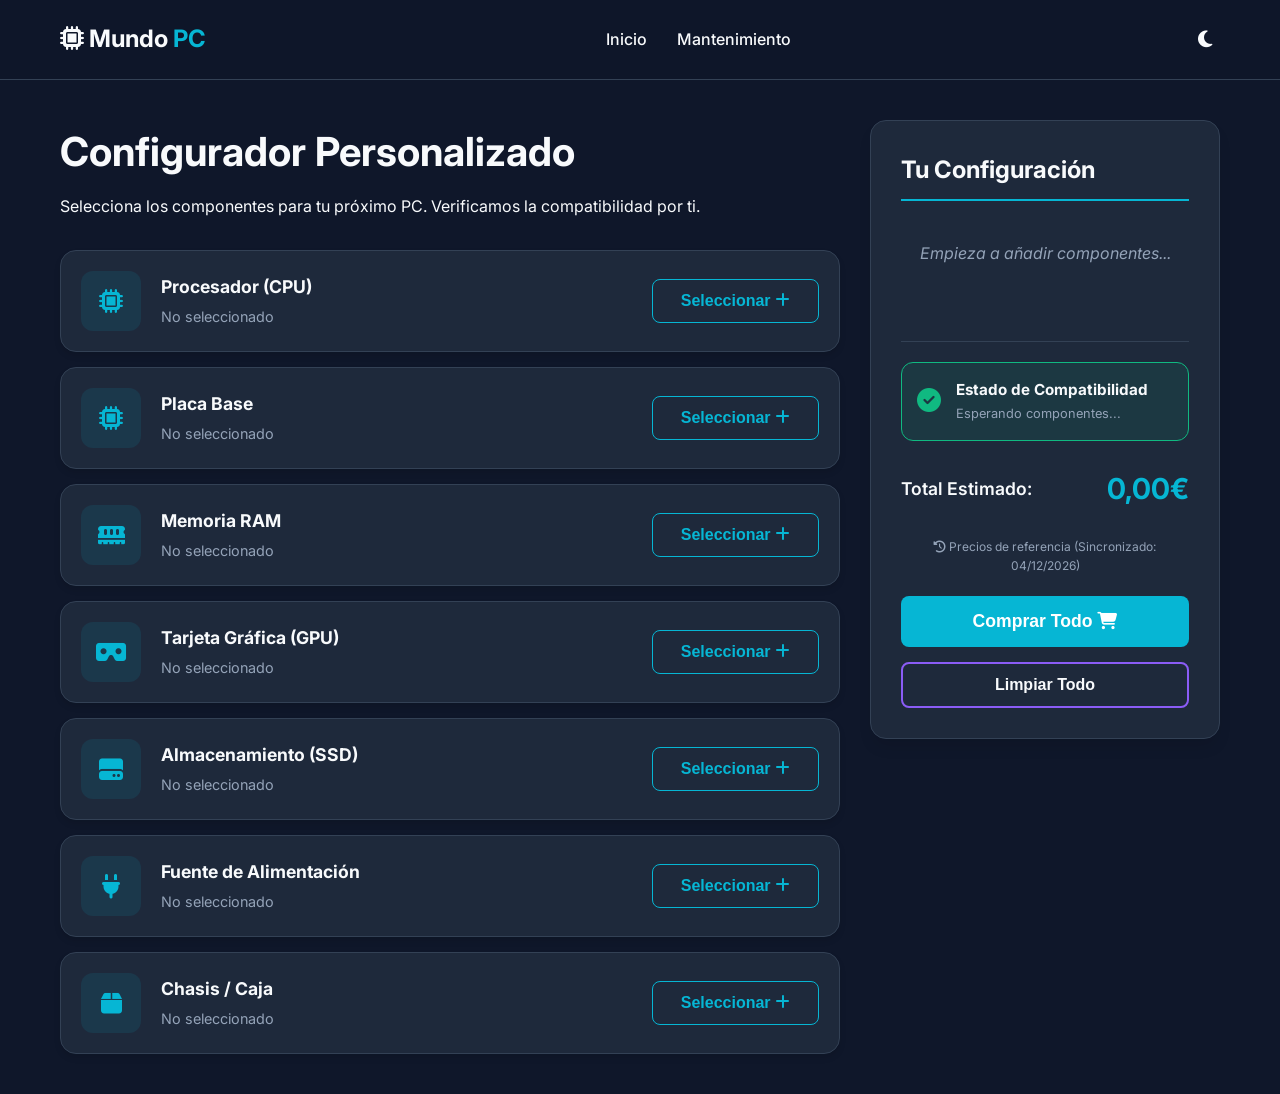
<file: configurador/builder.html>
<!DOCTYPE html>
<html lang="es">
<head>
    <meta charset="UTF-8">
    <meta name="viewport" content="width=device-width, initial-scale=1.0">
    <title>Configurador Interactivo | Mundo PC</title>
    <link rel="stylesheet" href="style.css">
    <link rel="preconnect" href="https://fonts.googleapis.com">
    <link rel="preconnect" href="https://fonts.gstatic.com" crossorigin>
    <link href="https://fonts.googleapis.com/css2?family=Inter:wght@300;400;600;700&display=swap" rel="stylesheet">
    <link rel="stylesheet" href="https://cdnjs.cloudflare.com/ajax/libs/font-awesome/6.4.0/css/all.min.css">
</head>
<body class="builder-page">
    <header>
        <nav class="container">
            <div class="logo">
                <a href="index.html" style="color: inherit; text-decoration: none;">
                    <i class="fa-solid fa-microchip"></i> Mundo <span class="highlight">PC</span>
                </a>
            </div>
            <ul class="nav-links">
                <li><a href="index.html">Inicio</a></li>
                <li><a href="../mantenimiento/index.html">Mantenimiento</a></li>
            </ul>
            <div class="theme-toggle">
                <i class="fa-solid fa-moon" id="theme-icon"></i>
            </div>
        </nav>
    </header>

    <main class="builder-main">
        <div class="container builder-grid">
            <!-- Left Column: Component Slots -->
            <section class="components-column">
                <div class="builder-header">
                    <h1>Configurador Personalizado</h1>
                    <p>Selecciona los componentes para tu próximo PC. Verificamos la compatibilidad por ti.</p>
                </div>

                <div class="slots-container">
                    <!-- CPU Slot -->
                    <div class="slot-card" data-category="cpu" id="slot-cpu">
                        <div class="slot-icon"><i class="fa-solid fa-microchip"></i></div>
                        <div class="slot-info">
                            <h3>Procesador (CPU)</h3>
                            <p class="selected-name">No seleccionado</p>
                        </div>
                        <button class="btn btn-outline select-btn">Seleccionar <i class="fa-solid fa-plus"></i></button>
                    </div>

                    <!-- Motherboard Slot -->
                    <div class="slot-card" data-category="motherboard" id="slot-motherboard">
                        <div class="slot-icon slot-img-box" id="img-motherboard">
                            <!-- Image or Icon will go here -->
                            <i class="fa-solid fa-microchip"></i>
                        </div>
                        <div class="slot-info">
                            <h3>Placa Base</h3>
                            <p class="selected-name">No seleccionado</p>
                        </div>
                        <button class="btn btn-outline select-btn">Seleccionar <i class="fa-solid fa-plus"></i></button>
                    </div>

                    <!-- RAM Slot -->
                    <div class="slot-card" data-category="ram" id="slot-ram">
                        <div class="slot-icon"><i class="fa-solid fa-memory"></i></div>
                        <div class="slot-info">
                            <h3>Memoria RAM</h3>
                            <p class="selected-name">No seleccionado</p>
                        </div>
                        <button class="btn btn-outline select-btn">Seleccionar <i class="fa-solid fa-plus"></i></button>
                    </div>

                    <!-- GPU Slot -->
                    <div class="slot-card" data-category="gpu" id="slot-gpu">
                        <div class="slot-icon"><i class="fa-solid fa-vr-cardboard"></i></div>
                        <div class="slot-info">
                            <h3>Tarjeta Gráfica (GPU)</h3>
                            <p class="selected-name">No seleccionado</p>
                        </div>
                        <button class="btn btn-outline select-btn">Seleccionar <i class="fa-solid fa-plus"></i></button>
                    </div>

                    <!-- Storage Slot -->
                    <div class="slot-card" data-category="storage" id="slot-storage">
                        <div class="slot-icon"><i class="fa-solid fa-hard-drive"></i></div>
                        <div class="slot-info">
                            <h3>Almacenamiento (SSD)</h3>
                            <p class="selected-name">No seleccionado</p>
                        </div>
                        <button class="btn btn-outline select-btn">Seleccionar <i class="fa-solid fa-plus"></i></button>
                    </div>

                    <!-- PSU Slot -->
                    <div class="slot-card" data-category="psu" id="slot-psu">
                        <div class="slot-icon"><i class="fa-solid fa-plug"></i></div>
                        <div class="slot-info">
                            <h3>Fuente de Alimentación</h3>
                            <p class="selected-name">No seleccionado</p>
                        </div>
                        <button class="btn btn-outline select-btn">Seleccionar <i class="fa-solid fa-plus"></i></button>
                    </div>

                    <!-- Case Slot -->
                    <div class="slot-card" data-category="case" id="slot-case">
                        <div class="slot-icon"><i class="fa-solid fa-box"></i></div>
                        <div class="slot-info">
                            <h3>Chasis / Caja</h3>
                            <p class="selected-name">No seleccionado</p>
                        </div>
                        <button class="btn btn-outline select-btn">Seleccionar <i class="fa-solid fa-plus"></i></button>
                    </div>
                </div>
            </section>

            <!-- Right Column: Summary -->
            <aside class="summary-column">
                <div class="summary-card">
                    <h2>Tu Configuración</h2>
                    <div class="summary-items" id="summary-items">
                        <p class="empty-msg">Empieza a añadir componentes...</p>
                    </div>
                    <div class="summary-divider"></div>
                    
                    <!-- Compatibility Section -->
                    <div class="compatibility-card" id="compatibility-status">
                        <div class="comp-icon"><i class="fa-solid fa-check-circle"></i></div>
                        <div class="comp-text">
                            <h4>Estado de Compatibilidad</h4>
                            <p>Esperando componentes...</p>
                        </div>
                    </div>

                    <div class="total-section">
                        <span>Total Estimado:</span>
                        <span class="total-price" id="total-price">0,00€</span>
                    </div>
                    <div class="sync-info" id="sync-info" style="font-size: 0.75rem; color: var(--text-muted); margin-bottom: 20px; text-align: center;">
                        <i class="fa-solid fa-clock-rotate-left"></i> Precios de referencia (Sincronizado: --/--/--)
                    </div>
                    <button class="btn btn-primary buy-all-btn" id="buy-all-btn" disabled>Comprar Todo <i class="fa-solid fa-cart-shopping"></i></button>
                    <button class="btn btn-secondary restart-btn" id="clear-btn">Limpiar Todo</button>
                </div>
            </aside>
        </div>
    </main>

    <!-- Selection Modal -->
    <div class="modal" id="selection-modal">
        <div class="modal-content">
            <div class="modal-header">
                <h2 id="modal-title">Seleccionar Componente</h2>
                <button class="close-modal"><i class="fa-solid fa-xmark"></i></button>
            </div>
            <div class="modal-body">
                <div class="search-bar">
                    <i class="fa-solid fa-magnifying-glass"></i>
                    <input type="text" id="part-search" placeholder="Buscar componente...">
                </div>
                <div class="parts-list" id="parts-list">
                    <!-- JS will populate this -->
                </div>
            </div>
        </div>
    </div>

    <script src="builder.js"></script>
</body>
</html>
</file>
<file: configurador/style.css>
:root {
    --bg-color: #0f172a;
    --bg-card: #1e293b;
    --text-color: #f8fafc;
    --text-muted: #94a3b8;
    --primary-color: #06b6d4;
    --primary-hover: #0891b2;
    --secondary-color: #8b5cf6;
    --secondary-hover: #7c3aed;
    --accent-color: #22d3ee;
    --border-color: #334155;
    --container-width: 1200px;
    --header-height: 80px;
}

[data-theme="light"] {
    --bg-color: #f8fafc;
    --bg-card: #ffffff;
    --text-color: #0f172a;
    --text-muted: #64748b;
    --border-color: #e2e8f0;
}

* {
    margin: 0;
    padding: 0;
    box-sizing: border-box;
}

html {
    scroll-behavior: smooth;
}

body {
    font-family: 'Inter', sans-serif;
    background-color: var(--bg-color);
    color: var(--text-color);
    line-height: 1.6;
    transition: background-color 0.3s ease, color 0.3s ease;
}

/* Utilities */
.container {
    max-width: var(--container-width);
    margin: 0 auto;
    padding: 0 20px;
}

.highlight {
    color: var(--primary-color);
}

.btn {
    display: inline-block;
    padding: 12px 28px;
    border-radius: 8px;
    text-decoration: none;
    font-weight: 600;
    transition: all 0.3s ease;
    cursor: pointer;
    border: none;
    font-size: 1rem;
}

.btn-primary {
    background-color: var(--primary-color);
    color: #fff;
}

.btn-primary:hover {
    background-color: var(--primary-hover);
    transform: translateY(-2px);
    box-shadow: 0 4px 12px rgba(6, 182, 212, 0.3);
}

.btn-secondary {
    background-color: transparent;
    border: 2px solid var(--secondary-color);
    color: var(--text-color);
}

.btn-secondary:hover {
    background-color: var(--secondary-color);
    color: #fff;
}

/* Header */
header {
    height: var(--header-height);
    display: flex;
    align-items: center;
    position: sticky;
    top: 0;
    background-color: rgba(15, 23, 42, 0.9);
    backdrop-filter: blur(10px);
    z-index: 1000;
    border-bottom: 1px solid var(--border-color);
}

[data-theme="light"] header {
    background-color: rgba(248, 250, 252, 0.9);
}

header nav {
    display: flex;
    justify-content: space-between;
    align-items: center;
    width: 100%;
}

.logo {
    font-size: 1.5rem;
    font-weight: 700;
    color: var(--text-color);
}

.nav-links {
    display: flex;
    list-style: none;
    gap: 30px;
}

.nav-links a {
    color: var(--text-color);
    text-decoration: none;
    font-weight: 500;
    transition: color 0.3s;
}

.nav-links a:hover {
    color: var(--primary-color);
}

.theme-toggle {
    cursor: pointer;
    font-size: 1.2rem;
    padding: 8px;
    border-radius: 50%;
    transition: background-color 0.3s;
}

.theme-toggle:hover {
    background-color: var(--bg-card);
}

.hamburger {
    display: none;
    font-size: 1.5rem;
    cursor: pointer;
}

/* Hero Section */
.hero {
    height: calc(100vh - var(--header-height));
    min-height: 600px;
    display: flex;
    align-items: center;
    position: relative;
    overflow: hidden;
}

.hero-content {
    position: relative;
    z-index: 2;
    max-width: 600px;
}

.hero h1 {
    font-size: 3.5rem;
    line-height: 1.2;
    margin-bottom: 20px;
}

.hero p {
    font-size: 1.2rem;
    color: var(--text-muted);
    margin-bottom: 30px;
}

.cta-buttons {
    display: flex;
    gap: 20px;
}

/* Background Effect */
.hero-bg-overlay {
    position: absolute;
    top: 0;
    right: 0;
    width: 50%;
    height: 100%;
    background: radial-gradient(circle at center, rgba(6, 182, 212, 0.1) 0%, transparent 70%);
    z-index: 1;
}

/* Sections General */
.section {
    padding: 80px 0;
}

.section-title {
    text-align: center;
    font-size: 2.5rem;
    margin-bottom: 50px;
}

.bg-alt {
    background-color: var(--bg-card);
}

/* Configurator */
.configurator-container {
    max-width: 800px;
    margin: 0 auto;
    background-color: var(--bg-card);
    padding: 40px;
    border-radius: 16px;
    border: 1px solid var(--border-color);
    box-shadow: 0 4px 6px -1px rgba(0, 0, 0, 0.1);
}

.step {
    display: none;
    text-align: center;
    animation: fadeIn 0.5s ease;
}

.step.active {
    display: block;
}

@keyframes fadeIn {
    from {
        opacity: 0;
        transform: translateY(10px);
    }

    to {
        opacity: 1;
        transform: translateY(0);
    }
}

.options-grid {
    display: grid;
    grid-template-columns: repeat(2, 1fr);
    gap: 20px;
    margin: 30px 0;
}

.option-card {
    background-color: var(--bg-color);
    border: 2px solid var(--border-color);
    border-radius: 12px;
    padding: 20px;
    cursor: pointer;
    transition: all 0.3s ease;
    text-align: left;
}

.option-card:hover {
    border-color: var(--primary-color);
    transform: translateY(-5px);
}

.option-card.selected {
    border-color: var(--primary-color);
    background-color: rgba(6, 182, 212, 0.1);
}

.option-card i {
    font-size: 2rem;
    color: var(--primary-color);
    margin-bottom: 15px;
}

.option-card h4 {
    font-size: 1.2rem;
    margin-bottom: 5px;
}

.option-card p {
    color: var(--text-muted);
    font-size: 0.9rem;
}

/* Recommendation Box */
.recommendation-box {
    text-align: left;
    background-color: var(--bg-color);
    padding: 30px;
    border-radius: 12px;
    border: 1px solid var(--primary-color);
    margin-bottom: 30px;
}

.spec-item {
    display: flex;
    flex-direction: column;
    gap: 12px;
    padding: 15px 0;
    border-bottom: 1px solid var(--border-color);
}

.spec-item:last-child {
    border-bottom: none;
}

.spec-info {
    display: flex;
    justify-content: space-between;
    align-items: center;
}

.spec-label {
    font-weight: 600;
    color: var(--text-muted);
}

.spec-label i {
    margin-right: 8px;
}

.spec-value {
    font-weight: 700;
    color: var(--text-color);
}

/* Buy Links */
.buy-links {
    display: flex;
    gap: 10px;
    margin-top: 5px;
}

.buy-btn {
    display: inline-flex;
    align-items: center;
    gap: 6px;
    padding: 8px 16px;
    border-radius: 6px;
    text-decoration: none;
    font-size: 0.85rem;
    font-weight: 600;
    transition: all 0.3s ease;
    cursor: pointer;
}

.buy-btn i {
    font-size: 1rem;
}

.amazon-btn {
    background-color: #FF9900;
    color: #000;
    border: 2px solid #FF9900;
}

.amazon-btn:hover {
    background-color: #FFA724;
    transform: translateY(-2px);
    box-shadow: 0 4px 12px rgba(255, 153, 0, 0.4);
}

.pccomp-btn {
    background-color: #00A651;
    color: #fff;
    border: 2px solid #00A651;
}

.pccomp-btn:hover {
    background-color: #00B85A;
    transform: translateY(-2px);
    box-shadow: 0 4px 12px rgba(0, 166, 81, 0.4);
}

/* Maintenance Cards */
.cards-grid {
    display: grid;
    grid-template-columns: repeat(3, 1fr);
    gap: 30px;
}

.info-card {
    background-color: var(--bg-card);
    padding: 30px;
    border-radius: 16px;
    border: 1px solid var(--border-color);
    transition: transform 0.3s ease;
    position: relative;
    overflow: hidden;
}

[data-theme="light"] .info-card {
    background-color: var(--bg-color);
    border: 1px solid var(--border-color);
}

.info-card:hover {
    transform: translateY(-10px);
}

.icon-box {
    width: 60px;
    height: 60px;
    background-color: rgba(139, 92, 246, 0.1);
    border-radius: 12px;
    display: flex;
    align-items: center;
    justify-content: center;
    margin-bottom: 20px;
}

.icon-box i {
    font-size: 1.5rem;
    color: var(--secondary-color);
}

.info-card h3 {
    margin-bottom: 15px;
    font-size: 1.4rem;
}

.info-card p {
    color: var(--text-muted);
    margin-bottom: 20px;
}

.link-more {
    color: var(--primary-color);
    text-decoration: none;
    font-weight: 600;
    display: inline-flex;
    align-items: center;
    gap: 8px;
    transition: gap 0.3s;
}

.link-more:hover {
    gap: 12px;
}

/* Footer */
footer {
    background-color: #020617;
    padding: 60px 0 20px;
    border-top: 1px solid var(--border-color);
}

[data-theme="light"] footer {
    background-color: #f1f5f9;
}

.footer-content {
    display: flex;
    justify-content: space-between;
    align-items: center;
    margin-bottom: 40px;
}

.footer-brand p {
    color: var(--text-muted);
    margin-top: 10px;
}

.footer-links ul {
    display: flex;
    list-style: none;
    gap: 30px;
}

.footer-links a {
    color: var(--text-muted);
    text-decoration: none;
    transition: color 0.3s;
}

.footer-links a:hover {
    color: var(--text-color);
}

.social-links {
    display: flex;
    gap: 20px;
}

.social-links a {
    color: var(--text-color);
    font-size: 1.2rem;
    transition: color 0.3s;
}

.social-links a:hover {
    color: var(--primary-color);
}

.footer-bottom {
    text-align: center;
    color: var(--text-muted);
    font-size: 0.9rem;
    padding-top: 20px;
    border-top: 1px solid var(--border-color);
}

/* Responsive */
@media (max-width: 768px) {
    .nav-links {
        display: none;
    }

    .hamburger {
        display: block;
    }

    .hero h1 {
        font-size: 2.5rem;
    }

    .options-grid {
        grid-template-columns: 1fr;
    }

    .cards-grid {
        grid-template-columns: 1fr;
    }

    .footer-content {
        flex-direction: column;
        gap: 30px;
        text-align: center;
    }

    .footer-links ul {
        flex-direction: column;
        gap: 15px;
    }
}

/* --- Builder Page Styles --- */
.builder-page {
    background-color: var(--bg-color);
}

.builder-main {
    padding: 40px 0;
}

.builder-grid {
    display: grid;
    grid-template-columns: 1fr 350px;
    gap: 30px;
    align-items: start;
}

@media (max-width: 992px) {
    .builder-grid {
        grid-template-columns: 1fr;
    }
    
    .summary-column {
        position: sticky;
        bottom: 20px;
        z-index: 100;
    }
}

.builder-header {
    margin-bottom: 30px;
}

.builder-header h1 {
    font-size: 2.5rem;
    margin-bottom: 10px;
}

/* Slots */
.slots-container {
    display: flex;
    flex-direction: column;
    gap: 15px;
}

.slot-card {
    display: flex;
    align-items: center;
    background: var(--bg-card);
    padding: 20px;
    border-radius: 16px;
    border: 1px solid var(--border-color);
    transition: all 0.3s ease;
    box-shadow: 0 4px 6px rgba(0,0,0,0.1);
}

.slot-card:hover {
    border-color: var(--primary-color);
    transform: translateX(5px);
}

.slot-card.completed {
    border-left: 5px solid #10b981;
}

.slot-icon {
    width: 60px;
    height: 60px;
    background: rgba(6, 182, 212, 0.1);
    color: var(--primary-color);
    border-radius: 12px;
    display: flex;
    align-items: center;
    justify-content: center;
    font-size: 1.5rem;
    margin-right: 20px;
}

.slot-info {
    flex-grow: 1;
}

.slot-info h3 {
    font-size: 1.1rem;
    margin-bottom: 4px;
}

.selected-name {
    color: var(--text-muted);
    font-size: 0.9rem;
}

.slot-card.completed .selected-name {
    color: var(--primary-color);
    font-weight: 600;
}

.btn-outline {
    background: transparent;
    border: 1px solid var(--primary-color);
    color: var(--primary-color);
}

.btn-outline:hover {
    background: var(--primary-color);
    color: white;
}

/* Summary Card */
.summary-card {
    background: var(--bg-card);
    padding: 30px;
    border-radius: 16px;
    border: 1px solid var(--border-color);
    box-shadow: 0 10px 15px -3px rgba(0, 0, 0, 0.1);
    position: sticky;
    top: 100px;
}

.summary-card h2 {
    font-size: 1.5rem;
    margin-bottom: 20px;
    padding-bottom: 10px;
    border-bottom: 2px solid var(--primary-color);
}

.summary-items {
    min-height: 100px;
}

.summary-item {
    display: flex;
    justify-content: space-between;
    margin-bottom: 12px;
    font-size: 0.9rem;
}

.summary-item .item-price {
    font-weight: 600;
}

.empty-msg {
    color: var(--text-muted);
    font-style: italic;
    text-align: center;
    padding: 20px 0;
}

.summary-divider {
    height: 1px;
    background: var(--border-color);
    margin: 20px 0;
}

.total-section {
    display: flex;
    justify-content: space-between;
    align-items: center;
    margin-bottom: 25px;
}

.total-section span:first-child {
    font-size: 1.1rem;
    font-weight: 600;
}

.total-price {
    font-size: 1.8rem;
    font-weight: 700;
    color: var(--primary-color);
}

.buy-all-btn {
    width: 100%;
    margin-bottom: 15px;
    font-size: 1.1rem;
    padding: 15px;
}

.summary-card .restart-btn {
    width: 100%;
}

/* Modal */
.modal {
    position: fixed;
    top: 0;
    left: 0;
    width: 100%;
    height: 100%;
    background: rgba(0, 0, 0, 0.7);
    display: none;
    align-items: center;
    justify-content: center;
    z-index: 1000;
    backdrop-filter: blur(5px);
}

.modal.active {
    display: flex;
}

.modal-content {
    background: var(--bg-card);
    width: 90%;
    max-width: 800px;
    max-height: 85vh;
    border-radius: 16px;
    overflow: hidden;
    display: flex;
    flex-direction: column;
    animation: modalScale 0.3s ease-out;
}

@keyframes modalScale {
    from { transform: scale(0.9); opacity: 0; }
    to { transform: scale(1); opacity: 1; }
}

.modal-header {
    padding: 20px 30px;
    border-bottom: 1px solid var(--border-color);
    display: flex;
    justify-content: space-between;
    align-items: center;
}

.close-modal {
    background: transparent;
    border: none;
    font-size: 1.5rem;
    color: var(--text-muted);
    cursor: pointer;
    transition: all 0.3s ease;
}

.close-modal:hover {
    color: var(--primary-color);
}

.modal-body {
    padding: 30px;
    overflow-y: auto;
}

.search-bar {
    position: relative;
    margin-bottom: 25px;
}

.search-bar i {
    position: absolute;
    left: 15px;
    top: 50%;
    transform: translateY(-50%);
    color: var(--text-muted);
}

.search-bar input {
    width: 100%;
    padding: 12px 15px 12px 45px;
    border-radius: 8px;
    border: 1px solid var(--border-color);
    background: var(--bg-color);
    color: var(--text-color);
    font-size: 1rem;
}

.parts-list {
    display: flex;
    flex-direction: column;
    gap: 12px;
}

.part-item {
    display: flex;
    align-items: center;
    padding: 15px;
    border-radius: 8px;
    border: 1px solid var(--border-color);
    cursor: pointer;
    transition: all 0.3s ease;
}

.part-item:hover {
    background: rgba(6, 182, 212, 0.05);
    border-color: var(--primary-color);
}

.part-item-info {
    flex-grow: 1;
}

.part-item-info h4 {
    font-size: 1rem;
    margin-bottom: 2px;
}

.part-item-info p {
    font-size: 0.85rem;
    color: var(--text-muted);
}

.part-item-price {
    font-weight: 700;
    color: var(--primary-color);
    font-size: 1.1rem;
}

/* Compatibility Status Card */
.compatibility-card {
    display: flex;
    align-items: center;
    background: rgba(16, 185, 129, 0.1);
    border: 1px solid #10b981;
    border-radius: 12px;
    padding: 15px;
    margin-bottom: 25px;
}

.compatibility-card.warning { background: rgba(245, 158, 11, 0.1); border-color: #f59e0b; }
.compatibility-card.error { background: rgba(239, 68, 68, 0.1); border-color: #ef4444; }

.comp-icon { font-size: 1.5rem; margin-right: 15px; color: #10b981; }
.warning .comp-icon { color: #f59e0b; }
.error .comp-icon { color: #ef4444; }

.comp-text h4 { font-size: 0.95rem; margin-bottom: 2px; color: var(--text-color); }
.comp-text p { font-size: 0.8rem; color: var(--text-muted); }

.slot-img-box { overflow: hidden; display: flex; align-items: center; justify-content: center; }
.slot-img-box img { width: 60px; height: 60px; object-fit: cover; border-radius: 12px; }
</file>
